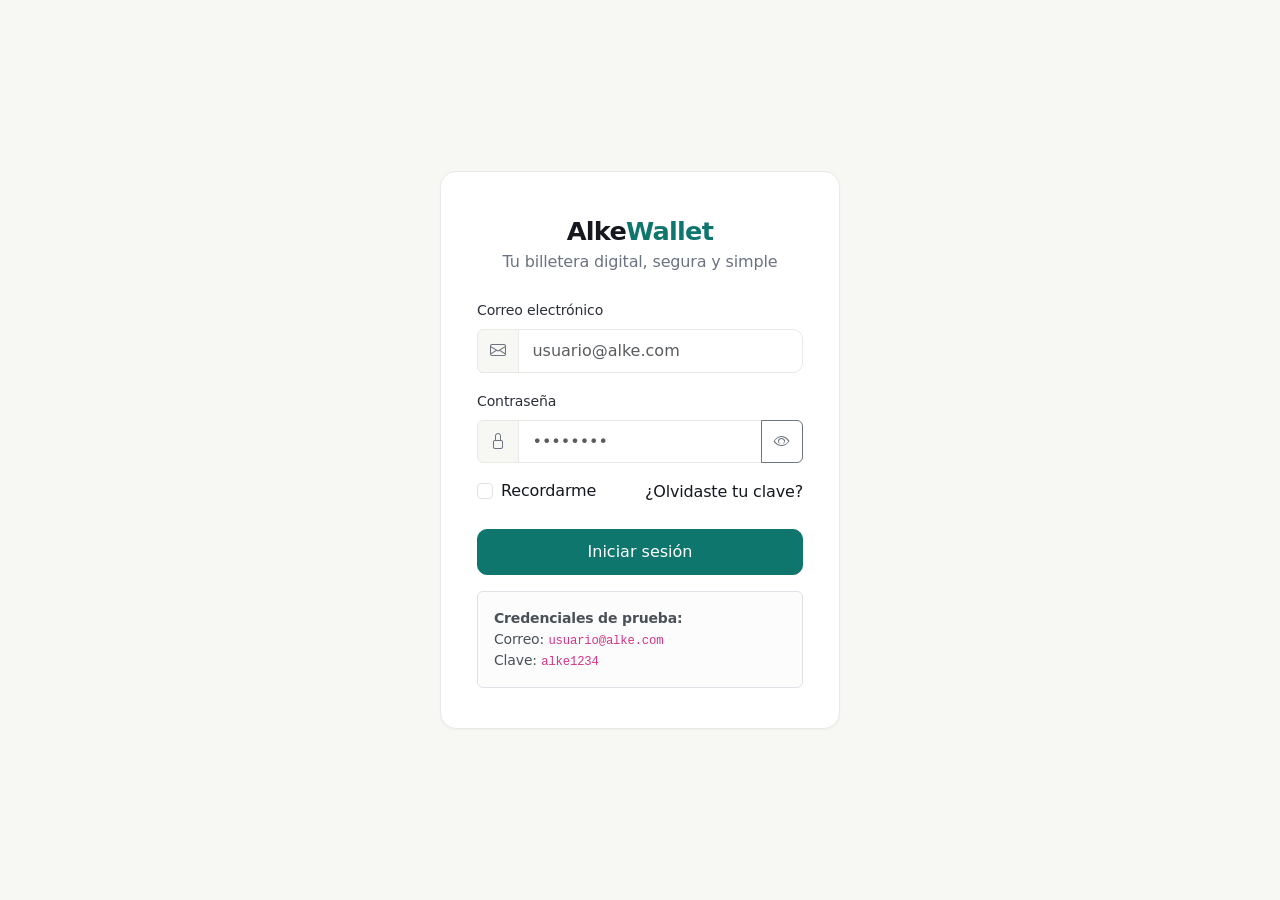
<file: index.html>
<!DOCTYPE html>
<html lang="es">
<head>
  <meta charset="UTF-8" />
  <meta name="viewport" content="width=device-width, initial-scale=1.0" />
  <title>Alke Wallet</title>
  <script src="js/data.js"></script>
  <script>
    // Punto de entrada: redirige según el estado de sesión
    if (AlkeData.isLoggedIn()) {
      window.location.replace("menu.html");
    } else {
      window.location.replace("login.html");
    }
  </script>
</head>
<body>
  <p>Cargando Alke Wallet…</p>
</body>
</html>
</file>
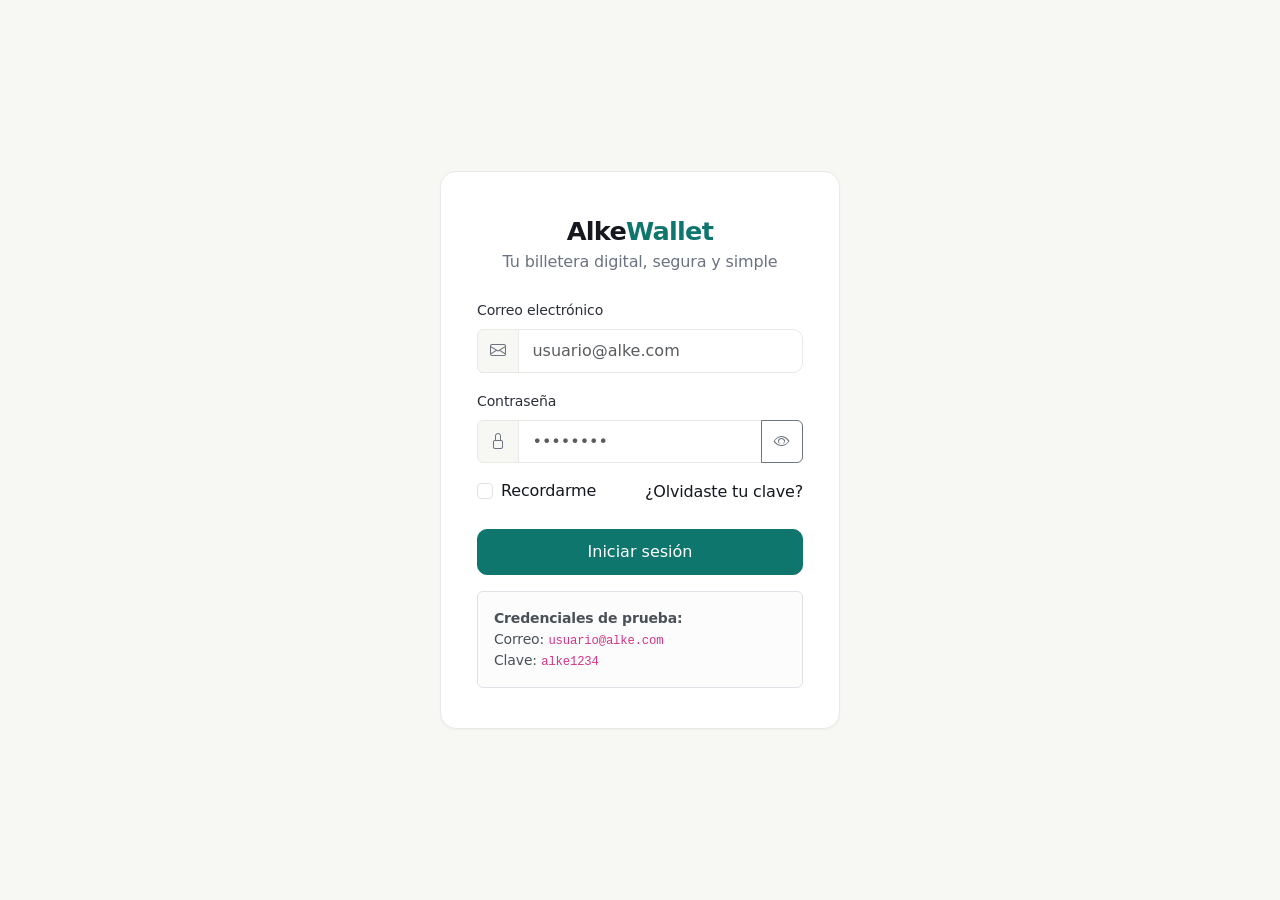
<file: login.html>
<!DOCTYPE html>
<html lang="es">
<head>
  <meta charset="UTF-8" />
  <meta name="viewport" content="width=device-width, initial-scale=1.0" />
  <title>Iniciar sesión · Alke Wallet</title>
  <!-- Bootstrap 5 -->
  <link href="https://cdn.jsdelivr.net/npm/bootstrap@5.3.3/dist/css/bootstrap.min.css" rel="stylesheet" />
  <link href="https://cdn.jsdelivr.net/npm/bootstrap-icons@1.11.3/font/bootstrap-icons.css" rel="stylesheet" />
  <link href="css/styles.css" rel="stylesheet" />
</head>
<body>
  <div class="auth-wrapper">
    <div class="auth-card fade-in">
      <div class="auth-logo">Alke<span>Wallet</span></div>
      <p class="text-center text-muted mb-4">Tu billetera digital, segura y simple</p>

      <!-- Mensaje de error -->
      <div id="loginError" class="alert alert-danger d-none" role="alert"></div>

      <form id="loginForm" novalidate>
        <div class="mb-3">
          <label for="email" class="form-label">Correo electrónico</label>
          <div class="input-group">
            <span class="input-group-text"><i class="bi bi-envelope"></i></span>
            <input type="email" class="form-control" id="email" placeholder="usuario@alke.com" required />
          </div>
          <div class="invalid-feedback">Ingresa un correo válido.</div>
        </div>

        <div class="mb-3">
          <label for="password" class="form-label">Contraseña</label>
          <div class="input-group">
            <span class="input-group-text"><i class="bi bi-lock"></i></span>
            <input type="password" class="form-control" id="password" placeholder="••••••••" required />
            <button class="btn btn-outline-secondary" type="button" id="togglePass" tabindex="-1">
              <i class="bi bi-eye"></i>
            </button>
          </div>
          <div class="invalid-feedback">La contraseña es obligatoria.</div>
        </div>

        <div class="d-flex justify-content-between align-items-center mb-4">
          <div class="form-check">
            <input class="form-check-input" type="checkbox" id="remember" />
            <label class="form-check-label" for="remember">Recordarme</label>
          </div>
          <a href="#" class="text-decoration-none" style="color: var(--primary);">¿Olvidaste tu clave?</a>
        </div>

        <button type="submit" class="btn btn-alke w-100 mb-3">Iniciar sesión</button>
      </form>

      <div class="alert alert-light border small mb-0">
        <strong>Credenciales de prueba:</strong><br />
        Correo: <code>usuario@alke.com</code><br />
        Clave: <code>alke1234</code>
      </div>
    </div>
  </div>

  <script src="https://code.jquery.com/jquery-3.7.1.min.js"></script>
  <script src="https://cdn.jsdelivr.net/npm/bootstrap@5.3.3/dist/js/bootstrap.bundle.min.js"></script>
  <script src="js/data.js"></script>
  <script src="js/login.js"></script>
</body>
</html>
</file>
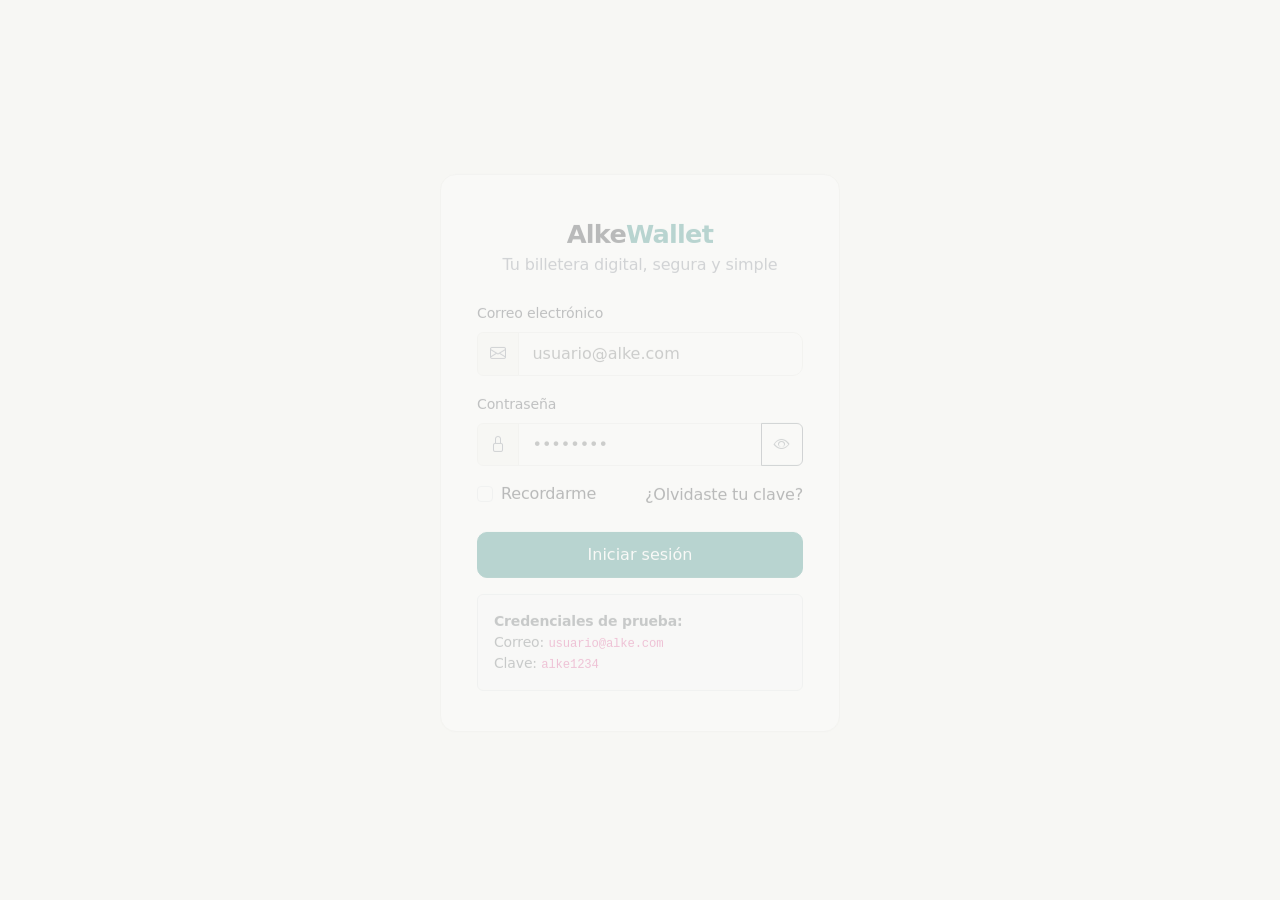
<file: transactions.html>
<!DOCTYPE html>
<html lang="es">
<head>
  <meta charset="UTF-8" />
  <meta name="viewport" content="width=device-width, initial-scale=1.0" />
  <title>Movimientos · Alke Wallet</title>
  <link href="https://cdn.jsdelivr.net/npm/bootstrap@5.3.3/dist/css/bootstrap.min.css" rel="stylesheet" />
  <link href="https://cdn.jsdelivr.net/npm/bootstrap-icons@1.11.3/font/bootstrap-icons.css" rel="stylesheet" />
  <link href="css/styles.css" rel="stylesheet" />
</head>
<body>
  <nav class="navbar navbar-expand-lg navbar-light navbar-alke">
    <div class="container">
      <a class="navbar-brand brand-logo" href="menu.html">Alke<span>Wallet</span></a>
      <button class="navbar-toggler" type="button" data-bs-toggle="collapse" data-bs-target="#navMenu">
        <span class="navbar-toggler-icon"></span>
      </button>
      <div class="collapse navbar-collapse" id="navMenu">
        <ul class="navbar-nav ms-auto align-items-lg-center">
          <li class="nav-item"><a class="nav-link" href="menu.html"><i class="bi bi-house me-1"></i>Inicio</a></li>
          <li class="nav-item"><a class="nav-link" href="deposit.html"><i class="bi bi-cash-coin me-1"></i>Depositar</a></li>
          <li class="nav-item"><a class="nav-link" href="sendmoney.html"><i class="bi bi-send me-1"></i>Enviar</a></li>
          <li class="nav-item"><a class="nav-link active" href="transactions.html"><i class="bi bi-clock-history me-1"></i>Movimientos</a></li>
          <li class="nav-item d-flex align-items-center ms-lg-3 nav-user">
            <i class="bi bi-person-circle me-1 text-muted"></i><span data-alke="firstname">Usuario</span>
          </li>
          <li class="nav-item ms-lg-2">
            <button id="logoutBtn" class="btn btn-sm btn-accent"><i class="bi bi-box-arrow-right me-1"></i>Salir</button>
          </li>
        </ul>
      </div>
    </div>
  </nav>

  <main class="container py-4 fade-in">
    <h4 class="mb-4">Historial de transacciones</h4>

    <!-- Resumen -->
    <div class="row g-3 mb-4">
      <div class="col-6 col-md-3">
        <div class="card card-alke p-3">
          <small class="text-muted">Saldo actual</small>
          <div class="h5 mb-0" id="sumBalance">$0</div>
        </div>
      </div>
      <div class="col-6 col-md-3">
        <div class="card card-alke p-3">
          <small class="text-muted">Total ingresos</small>
          <div class="h5 mb-0 amount-in" id="sumIn">$0</div>
        </div>
      </div>
      <div class="col-6 col-md-3">
        <div class="card card-alke p-3">
          <small class="text-muted">Total egresos</small>
          <div class="h5 mb-0 amount-out" id="sumOut">$0</div>
        </div>
      </div>
      <div class="col-6 col-md-3">
        <div class="card card-alke p-3">
          <small class="text-muted">N° movimientos</small>
          <div class="h5 mb-0" id="sumCount">0</div>
        </div>
      </div>
    </div>

    <!-- Filtros -->
    <div class="card card-alke mb-4">
      <div class="card-body">
        <div class="d-flex flex-wrap gap-2 align-items-center">
          <span class="text-muted me-2 small">Filtrar:</span>
          <button class="btn btn-sm btn-outline-secondary filter-btn active" data-filter="all">Todos</button>
          <button class="btn btn-sm btn-outline-secondary filter-btn" data-filter="deposit">Depósitos</button>
          <button class="btn btn-sm btn-outline-secondary filter-btn" data-filter="withdraw">Retiros</button>
          <button class="btn btn-sm btn-outline-secondary filter-btn" data-filter="send">Envíos</button>
          <button class="btn btn-sm btn-outline-secondary filter-btn" data-filter="receive">Recepciones</button>
          <div class="input-group input-group-sm ms-auto" style="max-width: 240px;">
            <span class="input-group-text"><i class="bi bi-search"></i></span>
            <input type="text" class="form-control" id="txSearch" placeholder="Buscar movimiento…" />
          </div>
        </div>
      </div>
    </div>

    <!-- Tabla de movimientos -->
    <div class="card card-alke">
      <div class="card-body">
        <div class="table-responsive">
          <table class="table align-middle mb-0">
            <thead>
              <tr class="text-muted small text-uppercase">
                <th>Tipo</th>
                <th>Descripción</th>
                <th>Contacto</th>
                <th>Fecha</th>
                <th class="text-end">Monto</th>
              </tr>
            </thead>
            <tbody id="txTableBody"></tbody>
          </table>
        </div>
        <p id="emptyMsg" class="text-muted text-center py-4 mb-0 d-none">No hay movimientos para este filtro.</p>
      </div>
    </div>
  </main>

  <footer class="alke-footer text-center">
    Alke Wallet © 2026 · Proyecto educativo Módulo 2
  </footer>

  <script src="https://code.jquery.com/jquery-3.7.1.min.js"></script>
  <script src="https://cdn.jsdelivr.net/npm/bootstrap@5.3.3/dist/js/bootstrap.bundle.min.js"></script>
  <script src="js/data.js"></script>
  <script src="js/transactions.js"></script>
</body>
</html>
</file>
<file: css/styles.css>
/* ============================================================
   Alke Wallet - Hoja de estilos
   Diseño minimalista: base neutra cálida + acento teal.
   ============================================================ */

:root {
  --ink: #15181e;          /* texto principal / superficies oscuras */
  --ink-soft: #2b2f38;
  --brand: #0f766e;        /* teal acento */
  --brand-dark: #0b5c55;
  --brand-tint: #e6f2f0;
  --green: #138a5e;
  --rose: #be3b39;
  --amber: #b45309;
  --blue: #0369a1;
  --muted: #6b7280;
  --line: #e9e9e6;         /* bordes hairline */
  --bg: #f7f7f4;           /* off-white cálido */
  --surface: #ffffff;
}

* { box-sizing: border-box; }

body {
  font-family: "Inter", "Segoe UI", system-ui, -apple-system, sans-serif;
  background-color: var(--bg);
  color: var(--ink);
  min-height: 100vh;
  letter-spacing: -0.01em;
}

h1, h2, h3, h4, h5, h6 { letter-spacing: -0.02em; }

a { color: var(--brand); }
a:hover { color: var(--brand-dark); }

/* ---------- Marca ---------- */
.brand-logo {
  font-weight: 700;
  font-size: 1.25rem;
  letter-spacing: -0.03em;
  color: var(--ink);
}
.brand-logo span { color: var(--brand); }

/* ---------- Pantalla de Login ---------- */
.auth-wrapper {
  min-height: 100vh;
  display: flex;
  align-items: center;
  justify-content: center;
  background: var(--bg);
  padding: 1.5rem;
}

.auth-card {
  width: 100%;
  max-width: 400px;
  background: var(--surface);
  border: 1px solid var(--line);
  border-radius: 16px;
  box-shadow: 0 1px 2px rgba(20, 24, 30, 0.04);
  padding: 2.5rem 2.25rem;
}

.auth-logo {
  font-weight: 700;
  font-size: 1.6rem;
  letter-spacing: -0.03em;
  color: var(--ink);
  text-align: center;
}
.auth-logo span { color: var(--brand); }

/* ---------- Navbar ---------- */
.navbar-alke {
  background: var(--surface);
  border-bottom: 1px solid var(--line);
}
.navbar-alke .nav-link {
  color: var(--muted) !important;
  font-weight: 500;
  font-size: 0.92rem;
  transition: color 0.15s;
}
.navbar-alke .nav-link:hover { color: var(--ink) !important; }
.navbar-alke .nav-link.active { color: var(--brand) !important; }
.nav-user { color: var(--ink); font-size: 0.9rem; font-weight: 500; }

/* ---------- Tarjeta de saldo (hero oscuro) ---------- */
.balance-card {
  background: var(--ink);
  color: #fff;
  border-radius: 16px;
  padding: 1.75rem;
}
.balance-card .label {
  font-size: 0.78rem;
  letter-spacing: 0.04em;
  text-transform: uppercase;
  color: rgba(255, 255, 255, 0.55);
}
.balance-card .amount {
  font-size: 2.1rem;
  font-weight: 700;
  letter-spacing: -0.03em;
  margin-top: 0.35rem;
}
.balance-card .small { color: rgba(255, 255, 255, 0.6); }

/* ---------- Tarjetas ---------- */
.card-alke,
.action-card {
  background: var(--surface);
  border: 1px solid var(--line);
  border-radius: 14px;
  box-shadow: none;
}

.action-card {
  transition: border-color 0.15s, transform 0.15s;
  cursor: pointer;
  height: 100%;
}
.action-card:hover {
  border-color: var(--brand);
  transform: translateY(-2px);
}

/* Íconos con fondo suave tintado */
.action-icon {
  width: 44px;
  height: 44px;
  border-radius: 12px;
  display: flex;
  align-items: center;
  justify-content: center;
  font-size: 1.15rem;
  font-weight: 600;
}
.action-card .action-icon { margin-bottom: 0.75rem; }
.bg-soft-primary { background: var(--brand-tint); color: var(--brand); }
.bg-soft-accent  { background: #e4f3ea; color: var(--green); }
.bg-soft-danger  { background: #fbe9e8; color: var(--rose); }
.bg-soft-info    { background: #e6f0f7; color: var(--blue); }

/* ---------- Botones ---------- */
.btn-alke {
  background: var(--brand);
  border: 1px solid var(--brand);
  color: #fff;
  font-weight: 500;
  border-radius: 10px;
  padding: 0.6rem 1.2rem;
  transition: background 0.15s, border-color 0.15s;
}
.btn-alke:hover { background: var(--brand-dark); border-color: var(--brand-dark); color: #fff; }
.btn-alke:active { transform: translateY(1px); }

.btn-accent {
  background: transparent;
  border: 1px solid var(--line);
  color: var(--ink);
  font-weight: 500;
  border-radius: 10px;
  padding: 0.45rem 0.9rem;
  transition: border-color 0.15s, color 0.15s;
}
.btn-accent:hover { border-color: var(--brand); color: var(--brand); }

/* ---------- Pills (Depositar / Retirar) ---------- */
.nav-pills .nav-link {
  color: var(--muted);
  border-radius: 10px;
  font-weight: 500;
  padding: 0.45rem 1rem;
}
.nav-pills .nav-link.active {
  background: var(--ink);
  color: #fff;
}

/* ---------- Historial ---------- */
.tx-badge {
  font-size: 0.72rem;
  padding: 0.3em 0.65em;
  border-radius: 6px;
  font-weight: 500;
}
.tx-in  { background: #e4f3ea; color: var(--green); }
.tx-out { background: #fbe9e8; color: var(--rose); }

.amount-in  { color: var(--green); font-weight: 600; }
.amount-out { color: var(--rose);  font-weight: 600; }

.table > thead th {
  font-size: 0.72rem;
  letter-spacing: 0.04em;
  font-weight: 600;
  color: var(--muted);
  border-bottom: 1px solid var(--line);
}
.table > tbody td { border-color: var(--line); }
.list-group-item { border-color: var(--line); }

/* ---------- Formularios ---------- */
.form-control, .form-select {
  border-color: var(--line);
  border-radius: 10px;
  padding: 0.55rem 0.85rem;
}
.input-group-text {
  background: var(--bg);
  border-color: var(--line);
  color: var(--muted);
}
.form-control:focus,
.form-select:focus {
  border-color: var(--brand);
  box-shadow: 0 0 0 3px rgba(15, 118, 110, 0.12);
}
.form-label { font-size: 0.88rem; font-weight: 500; color: var(--ink-soft); }

/* ---------- Autocompletar (jQuery UI) ---------- */
.ui-autocomplete {
  z-index: 1080;
  border-radius: 10px;
  box-shadow: 0 8px 24px rgba(20, 24, 30, 0.1);
  border: 1px solid var(--line);
  background: var(--surface);
  padding: 0.25rem 0;
  list-style: none;
}
.ui-menu-item { padding: 0; }
.ui-menu-item .ui-menu-item-wrapper { padding: 0.5rem 1rem; cursor: pointer; font-size: 0.92rem; }
.ui-menu-item .ui-state-active { background: var(--bg); color: var(--ink); border: none; margin: 0; }

/* ---------- Modal ---------- */
.modal-content { border: 1px solid var(--line); border-radius: 16px; }
.modal-header, .modal-footer { border-color: var(--line); }

/* ---------- Animaciones discretas ---------- */
.fade-in { animation: fadeIn 0.35s ease; }
@keyframes fadeIn {
  from { opacity: 0; transform: translateY(4px); }
  to   { opacity: 1; transform: translateY(0); }
}

footer.alke-footer {
  color: var(--muted);
  font-size: 0.82rem;
  padding: 2.5rem 0 1.5rem;
}

.text-muted { color: var(--muted) !important; }
</file>
